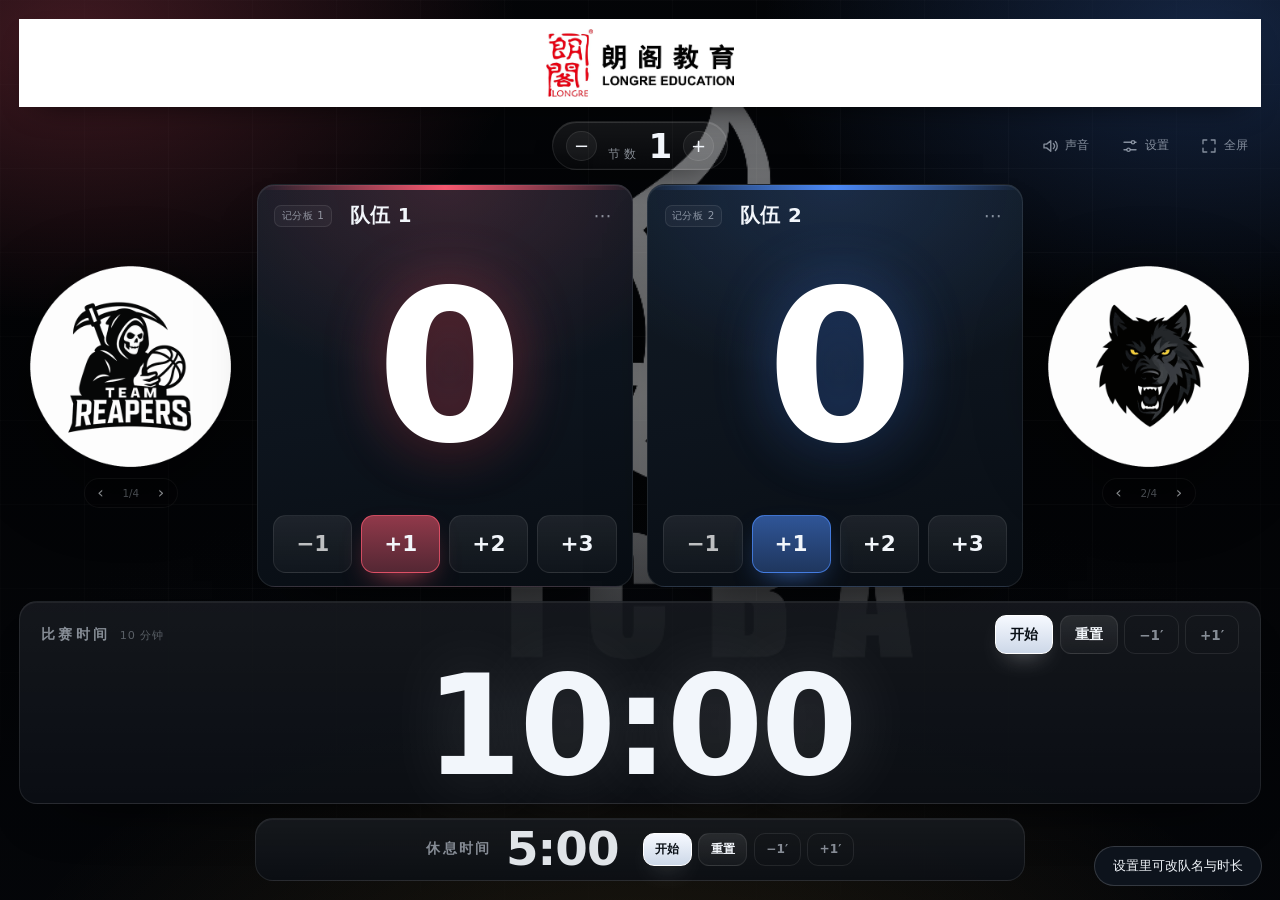
<file: index.html>
<!doctype html>
<html lang="zh-CN">
<head>
<meta charset="utf-8">
<meta name="viewport" content="width=device-width, initial-scale=1, viewport-fit=cover">
<title>ICBA 记分板</title>
<meta name="description" content="ICBA 比赛记分板：固定位置队标切换、比赛/休息倒计时、双方自由加减计分。">
<meta name="theme-color" content="#05070b">
<meta name="apple-mobile-web-app-capable" content="yes">
<link rel="icon" href="data:image/svg+xml,%3Csvg xmlns='http://www.w3.org/2000/svg' viewBox='0 0 64 64'%3E%3Crect width='64' height='64' rx='14' fill='%230b121b'/%3E%3Ccircle cx='32' cy='32' r='18' fill='none' stroke='%23ffc247' stroke-width='4'/%3E%3Cpath d='M32 14v36M14 32h36' stroke='%23ffc247' stroke-width='3'/%3E%3C/svg%3E">
<link rel="stylesheet" href="styles.css?v=20261104f">
</head>
<body>

<div class="bg-board" aria-hidden="true"></div>
<div class="fx" aria-hidden="true"></div>
<div class="flash" id="flash" aria-hidden="true"></div>

<!-- ===================== 顶部：朗阁横幅 / 节数 / 工具 ===================== -->
<header class="brandbar">
  <img class="brandbar__logo" src="[data-uri]" alt="朗阁教育 LONGRE EDUCATION" width="878" height="320" draggable="false">
</header>

<header class="hud">
  <div class="period" aria-label="节数">
    <button class="period__btn" data-act="period-down" aria-label="节数减一" title="节数 −1（↓）">−</button>
    <div class="period__body">
      <span class="period__label">节数</span>
      <strong class="period__value" id="periodValue">1</strong>
    </div>
    <button class="period__btn" data-act="period-up" aria-label="节数加一" title="节数 +1（↑）">+</button>
  </div>

  <div class="hud__tools">
    <button class="tool" data-act="sound" id="btnSound" aria-pressed="true" title="提示音开关">
      <svg viewBox="0 0 24 24" fill="none" stroke="currentColor" stroke-width="1.8" stroke-linecap="round" stroke-linejoin="round" aria-hidden="true">
        <path d="M4 9.5v5h3.5L13 19V5L7.5 9.5H4z"/><path d="M16.5 8.6a5 5 0 0 1 0 6.8"/><path d="M19.2 6a8.5 8.5 0 0 1 0 12"/>
      </svg>
      <span class="tool__label">声音</span>
    </button>
    <button class="tool" data-act="settings" title="设置">
      <svg viewBox="0 0 24 24" fill="none" stroke="currentColor" stroke-width="1.8" stroke-linecap="round" stroke-linejoin="round" aria-hidden="true">
        <path d="M4 7h9M19 7h1M4 17h3M13 17h7"/><circle cx="16" cy="7" r="2.2"/><circle cx="10" cy="17" r="2.2"/>
      </svg>
      <span class="tool__label">设置</span>
    </button>
    <button class="tool" data-act="fullscreen" title="全屏">
      <svg viewBox="0 0 24 24" fill="none" stroke="currentColor" stroke-width="1.8" stroke-linecap="round" stroke-linejoin="round" aria-hidden="true">
        <path d="M4 9V4h5M20 9V4h-5M4 15v5h5M20 15v5h-5"/>
      </svg>
      <span class="tool__label">全屏</span>
    </button>
  </div>
</header>

<!-- ===================== 主区：队标1 · 记分板1 · 记分板2 · 队标2 ===================== -->
<main class="board">

  <div class="logo-slot" id="logoSlot0" data-slot="0" role="button" tabindex="0"
       aria-label="队标 1：点击更换图片">
    <div class="logo-slot__frame">
      <img class="logo-slot__img" id="logoImg0" alt="队标 1" decoding="async" hidden>
      <div class="logo-slot__placeholder" id="logoPh0">
        <svg viewBox="0 0 24 24" fill="none" stroke="currentColor" stroke-width="1.6" stroke-linecap="round" stroke-linejoin="round" aria-hidden="true">
          <rect x="3" y="4" width="18" height="16" rx="3"/><circle cx="9" cy="10" r="2"/><path d="M4 18l5.2-4.6a2 2 0 0 1 2.7.1L21 20"/>
        </svg>
        <span>添加队标</span>
      </div>
    </div>
    <div class="logo-slot__bar" id="logoBar0" hidden>
      <button class="logo-slot__arrow" data-act="logo-prev" data-slot="0" aria-label="上一个队标">‹</button>
      <span class="logo-slot__count" id="logoCount0">0/0</span>
      <button class="logo-slot__arrow" data-act="logo-next" data-slot="0" aria-label="下一个队标">›</button>
    </div>
  </div>

  <section class="panel" id="panel0" data-team="0">
    <header class="panel__head">
      <span class="panel__tag">记分板 1</span>
      <input class="panel__name" id="nameInput0" type="text" value="队伍 1" maxlength="20"
             aria-label="队伍 1 名称" spellcheck="false" autocomplete="off">
      <button class="panel__more" data-act="menu" data-team="0" aria-label="更多操作" aria-haspopup="true">⋯</button>
    </header>
    <div class="panel__score" id="score0" data-act="edit-score" data-team="0"
         role="spinbutton" aria-label="队伍 1 比分" tabindex="-1" title="双击可直接输入比分">0</div>
    <div class="panel__actions">
      <button class="chip" data-act="score" data-team="0" data-delta="-1" aria-label="队伍 1 减一分">−1</button>
      <button class="chip chip--main" data-act="score" data-team="0" data-delta="1" aria-label="队伍 1 加一分">+1</button>
      <button class="chip" data-act="score" data-team="0" data-delta="2" aria-label="队伍 1 加两分">+2</button>
      <button class="chip" data-act="score" data-team="0" data-delta="3" aria-label="队伍 1 加三分">+3</button>
    </div>
    <div class="panel__menu" id="menu0" hidden>
      <button data-act="undo" data-team="0">撤销上一步</button>
      <button data-act="edit-score" data-team="0">直接输入比分</button>
      <button data-act="reset-score" data-team="0">比分归零</button>
      <button data-act="pick-logo" data-team="0">更换队标</button>
    </div>
  </section>

  <section class="panel" id="panel1" data-team="1">
    <header class="panel__head">
      <span class="panel__tag">记分板 2</span>
      <input class="panel__name" id="nameInput1" type="text" value="队伍 2" maxlength="20"
             aria-label="队伍 2 名称" spellcheck="false" autocomplete="off">
      <button class="panel__more" data-act="menu" data-team="1" aria-label="更多操作" aria-haspopup="true">⋯</button>
    </header>
    <div class="panel__score" id="score1" data-act="edit-score" data-team="1"
         role="spinbutton" aria-label="队伍 2 比分" tabindex="-1" title="双击可直接输入比分">0</div>
    <div class="panel__actions">
      <button class="chip" data-act="score" data-team="1" data-delta="-1" aria-label="队伍 2 减一分">−1</button>
      <button class="chip chip--main" data-act="score" data-team="1" data-delta="1" aria-label="队伍 2 加一分">+1</button>
      <button class="chip" data-act="score" data-team="1" data-delta="2" aria-label="队伍 2 加两分">+2</button>
      <button class="chip" data-act="score" data-team="1" data-delta="3" aria-label="队伍 2 加三分">+3</button>
    </div>
    <div class="panel__menu" id="menu1" hidden>
      <button data-act="undo" data-team="1">撤销上一步</button>
      <button data-act="edit-score" data-team="1">直接输入比分</button>
      <button data-act="reset-score" data-team="1">比分归零</button>
      <button data-act="pick-logo" data-team="1">更换队标</button>
    </div>
  </section>

  <div class="logo-slot" id="logoSlot1" data-slot="1" role="button" tabindex="0"
       aria-label="队标 2：点击更换图片">
    <div class="logo-slot__frame">
      <img class="logo-slot__img" id="logoImg1" alt="队标 2" decoding="async" hidden>
      <div class="logo-slot__placeholder" id="logoPh1">
        <svg viewBox="0 0 24 24" fill="none" stroke="currentColor" stroke-width="1.6" stroke-linecap="round" stroke-linejoin="round" aria-hidden="true">
          <rect x="3" y="4" width="18" height="16" rx="3"/><circle cx="9" cy="10" r="2"/><path d="M4 18l5.2-4.6a2 2 0 0 1 2.7.1L21 20"/>
        </svg>
        <span>添加队标</span>
      </div>
    </div>
    <div class="logo-slot__bar" id="logoBar1" hidden>
      <button class="logo-slot__arrow" data-act="logo-prev" data-slot="1" aria-label="上一个队标">‹</button>
      <span class="logo-slot__count" id="logoCount1">0/0</span>
      <button class="logo-slot__arrow" data-act="logo-next" data-slot="1" aria-label="下一个队标">›</button>
    </div>
  </div>

</main>

<!-- ===================== 底部：比赛倒计时 / 休息倒计时 ===================== -->
<footer class="clocks">

  <section class="clock clock--game" id="clockGame" aria-label="比赛时间倒计时">
    <div class="clock__head">
      <div class="clock__title">
        <span class="clock__label">比赛时间</span>
        <span class="clock__sub" id="gameSub">10 分钟</span>
      </div>
      <div class="clock__controls">
        <button class="btn btn--primary" data-act="game-toggle" id="gameToggle">开始</button>
        <button class="btn" data-act="game-reset">重置</button>
        <button class="btn btn--ghost" data-act="game-minus" title="减少一分钟">−1′</button>
        <button class="btn btn--ghost" data-act="game-plus" title="增加一分钟">+1′</button>
      </div>
    </div>
    <div class="clock__time" id="gameTime">10:00</div>
  </section>

  <section class="clock clock--break" id="clockBreak" aria-label="休息时间倒计时">
    <div class="clock__inline">
      <span class="clock__label">休息时间</span>
      <div class="clock__time" id="breakTime">05:00</div>
      <div class="clock__controls">
        <button class="btn btn--primary btn--sm" data-act="break-toggle" id="breakToggle">开始</button>
        <button class="btn btn--sm" data-act="break-reset">重置</button>
        <button class="btn btn--ghost btn--sm" data-act="break-minus" title="减少一分钟">−1′</button>
        <button class="btn btn--ghost btn--sm" data-act="break-plus" title="增加一分钟">+1′</button>
      </div>
    </div>
  </section>

</footer>

<!-- ===================== 队标图库 ===================== -->
<div class="modal" id="modalLibrary" role="dialog" aria-modal="true" aria-labelledby="libraryTitle" hidden>
  <div class="modal__mask" data-act="close-modal"></div>
  <div class="modal__card modal__card--wide">
    <header class="modal__head">
      <h2 id="libraryTitle">队标图片 · 队伍 1</h2>
      <button class="modal__close" data-act="close-modal" aria-label="关闭">✕</button>
    </header>

    <div class="dropzone" id="dropzone">
      <svg viewBox="0 0 24 24" fill="none" stroke="currentColor" stroke-width="1.6" stroke-linecap="round" stroke-linejoin="round" aria-hidden="true">
        <path d="M12 16V4M7 9l5-5 5 5"/><path d="M4 16v2.5A2.5 2.5 0 0 0 6.5 21h11A2.5 2.5 0 0 0 20 18.5V16"/>
      </svg>
      <p><strong>点击上传</strong>或把图片拖到这里</p>
      <small>支持 PNG / JPG / SVG / WebP，会自动压缩到 480px 再保存在本机</small>
      <input type="file" id="fileInput" accept="image/*" multiple hidden>
    </div>

    <div class="library" id="libraryGrid"></div>

    <footer class="modal__foot">
      <span class="modal__hint">点击缩略图即可切换；也可以用队标下方的 ‹ › 箭头快速轮换。</span>
      <button class="btn" data-act="close-modal">完成</button>
    </footer>
  </div>
</div>

<!-- ===================== 设置 ===================== -->
<div class="modal" id="modalSettings" role="dialog" aria-modal="true" aria-labelledby="settingsTitle" hidden>
  <div class="modal__mask" data-act="close-modal"></div>
  <div class="modal__card">
    <header class="modal__head">
      <h2 id="settingsTitle">设置</h2>
      <button class="modal__close" data-act="close-modal" aria-label="关闭">✕</button>
    </header>

    <div class="form">
      <fieldset class="form__group">
        <legend>队伍</legend>
        <label class="form__row">
          <span>记分板 1 名称</span>
          <input type="text" id="setName0" maxlength="20" autocomplete="off">
        </label>
        <label class="form__row">
          <span>记分板 1 颜色</span>
          <input type="color" id="setColor0">
        </label>
        <label class="form__row">
          <span>记分板 2 名称</span>
          <input type="text" id="setName1" maxlength="20" autocomplete="off">
        </label>
        <label class="form__row">
          <span>记分板 2 颜色</span>
          <input type="color" id="setColor1">
        </label>
      </fieldset>

      <fieldset class="form__group">
        <legend>计时</legend>
        <label class="form__row">
          <span>比赛时间（分钟）</span>
          <input type="number" id="setGameMin" min="1" max="180" step="1" inputmode="numeric">
        </label>
        <label class="form__row">
          <span>休息时间（分钟）</span>
          <input type="number" id="setBreakMin" min="1" max="180" step="1" inputmode="numeric">
        </label>
        <label class="form__row form__row--switch">
          <span>计时结束提示音</span>
          <input type="checkbox" id="setSound">
        </label>
      </fieldset>
    </div>

    <footer class="modal__foot">
      <button class="btn btn--danger" data-act="reset-all">恢复初始状态</button>
      <div class="modal__foot-right">
        <button class="btn" data-act="close-modal">取消</button>
        <button class="btn btn--primary" data-act="save-settings">保存</button>
      </div>
    </footer>
  </div>
</div>

<!-- ===================== 直接输入比分 ===================== -->
<div class="modal" id="modalScore" role="dialog" aria-modal="true" aria-labelledby="scoreTitle" hidden>
  <div class="modal__mask" data-act="close-modal"></div>
  <div class="modal__card modal__card--narrow">
    <header class="modal__head">
      <h2 id="scoreTitle">输入比分</h2>
      <button class="modal__close" data-act="close-modal" aria-label="关闭">✕</button>
    </header>
    <div class="score-editor">
      <input type="number" id="scoreInput" min="0" max="9999" step="1" inputmode="numeric" aria-label="比分">
    </div>
    <footer class="modal__foot">
      <button class="btn" data-act="close-modal">取消</button>
      <button class="btn btn--primary" data-act="apply-score">确定</button>
    </footer>
  </div>
</div>

<div class="toast" id="toast" role="status" aria-live="polite"></div>

<noscript><p class="noscript">这个记分板需要启用 JavaScript 才能运行。</p></noscript>

<script src="app.js?v=20261104f"></script>
</body>
</html>
</file>
<file: styles.css>
/* ==========================================================================
   ICBA 记分板 · 场馆大屏样式
   布局对应样本线框图：顶部节数 / 中间 队标1·记分板1·记分板2·队标2 /
   底部 比赛倒计时（10 分钟）+ 休息倒计时（5 分钟）
   ========================================================================== */

:root{
  --bg: #05070b;
  --panel: #0d141d;
  --panel-2: #121b25;
  --line: rgba(255, 255, 255, .085);
  --line-strong: rgba(255, 255, 255, .16);
  --text: #f2f6fb;
  --muted: rgba(226, 236, 248, .56);
  --muted-2: rgba(226, 236, 248, .34);
  --t1: #ff5a72;
  --t2: #4d8dff;
  --gold: #ffc247;
  --danger: #ff4d5e;
  --pad: clamp(12px, 1.5vw, 30px);
  --gap: clamp(8px, 1.1vw, 22px);
  --radius: clamp(14px, 1.4vw, 28px);
  --font: "PingFang SC", "Hiragino Sans GB", "Microsoft YaHei", "Noto Sans SC",
          system-ui, -apple-system, "Segoe UI", sans-serif;
  color-scheme: dark;
}

*{ box-sizing: border-box; }

[hidden]{ display: none !important; }

html, body{ height: 100%; }

body{
  margin: 0;
  padding: var(--pad);
  display: grid;
  grid-template-rows: auto auto minmax(0, 1fr) auto;
  grid-template-areas: "brand" "hud" "board" "clocks";
  gap: var(--gap);
  overflow: hidden;
  background: var(--bg);
  color: var(--text);
  font-family: var(--font);
  -webkit-font-smoothing: antialiased;
  -webkit-tap-highlight-color: transparent;
  user-select: none;
  overscroll-behavior: none;
}

/* 背景板：整页最底层 */
.bg-board{
  position: fixed;
  inset: 0;
  z-index: 0;
  pointer-events: none;
  /* 整页背景 = ICBA 那张图；上面压一层暗色渐变，保证比分和计时仍然清晰 */
  background:
    /* 顶部再压一点，保证“比赛时间”那排大字不被图案吃掉 */
    radial-gradient(64% 24% at 50% 72%, rgba(5, 7, 11, .58), rgba(5, 7, 11, 0) 76%),
    linear-gradient(180deg, rgba(5, 7, 11, .66) 0%, rgba(5, 7, 11, .50) 44%, rgba(5, 7, 11, .78) 100%),
    #05070b url("[data-uri]") center 42% / cover no-repeat;
}

/* 背景光晕 */
.fx{
  position: fixed;
  inset: 0;
  pointer-events: none;
  z-index: 0;
  background:
    radial-gradient(48% 44% at 6% 4%, color-mix(in srgb, var(--t1) 24%, transparent), transparent 72%),
    radial-gradient(48% 44% at 94% 4%, color-mix(in srgb, var(--t2) 24%, transparent), transparent 72%),
    radial-gradient(70% 50% at 50% 112%, color-mix(in srgb, var(--gold) 10%, transparent), transparent 72%);
}
.fx::after{
  content: "";
  position: absolute;
  inset: 0;
  background-image:
    linear-gradient(rgba(255, 255, 255, .028) 1px, transparent 1px),
    linear-gradient(90deg, rgba(255, 255, 255, .028) 1px, transparent 1px);
  background-size: 84px 84px;
  mask-image: radial-gradient(80% 70% at 50% 40%, #000 40%, transparent 100%);
}

/* 终场提示闪屏 */
.flash{
  position: fixed;
  inset: 0;
  z-index: 40;
  pointer-events: none;
  opacity: 0;
  background: radial-gradient(circle at 50% 50%, rgba(255, 77, 94, .32), transparent 62%);
  transition: opacity .5s ease;
}
.flash.is-on{ opacity: 1; transition: opacity .08s ease; }

/* ============================== 顶部 Logo ============================== */
.brandbar{
  grid-area: brand;
  position: relative;
  z-index: 2;
  display: grid;
  place-items: center;
  min-height: 0;
  padding: clamp(5px, 1.1vh, 12px) 0;
  background: #fff;
  box-shadow: 0 12px 34px -20px #000;
}
.brandbar__logo{
  display: block;
  height: clamp(44px, 7.6vh, 88px);
  width: auto;
  filter: none;
  -webkit-user-drag: none;
  user-select: none;
}

/* ============================== 顶部 HUD ============================== */
.hud{
  grid-area: hud;
  position: relative;
  z-index: 2;
  display: grid;
  grid-template-columns: 1fr auto 1fr;
  align-items: center;
  gap: var(--gap);
  min-height: 0;
}

.period{
  grid-column: 2;
  justify-self: center;
  display: flex;
  align-items: center;
  gap: clamp(6px, .6vw, 12px);
  padding: clamp(5px, .7vh, 10px) clamp(10px, 1vw, 16px);
  border: 1px solid var(--line);
  border-radius: 999px;
  background: linear-gradient(180deg, rgba(255, 255, 255, .07), rgba(255, 255, 255, .02));
  box-shadow: inset 0 1px 0 rgba(255, 255, 255, .12), 0 14px 34px -18px #000;
}
.period__btn{
  width: clamp(28px, 3.4vh, 42px);
  height: clamp(28px, 3.4vh, 42px);
  display: grid;
  place-items: center;
  border: 1px solid var(--line);
  border-radius: 50%;
  background: rgba(255, 255, 255, .05);
  color: var(--text);
  font: inherit;
  font-size: clamp(16px, 2vh, 24px);
  line-height: 1;
  cursor: pointer;
  transition: background .15s, transform .12s, border-color .15s;
}
.period__btn:hover{ background: rgba(255, 255, 255, .13); border-color: var(--line-strong); }
.period__btn:active{ transform: scale(.92); }
.period__body{ display: flex; align-items: baseline; gap: clamp(6px, .7vw, 12px); padding: 0 clamp(2px, .3vw, 6px); }
.period__label{ font-size: clamp(11px, 1.35vh, 17px); letter-spacing: .3em; color: var(--muted); }
.period__value{
  font-size: clamp(24px, 3.8vh, 52px);
  font-weight: 800;
  line-height: 1;
  font-variant-numeric: tabular-nums;
  letter-spacing: -.02em;
}

/* 工具按钮 */
.hud__tools{ display: flex; justify-content: flex-end; gap: clamp(4px, .5vw, 8px); }
.tool{
  display: inline-flex;
  align-items: center;
  gap: 6px;
  height: clamp(34px, 4.2vh, 50px);
  padding: 0 clamp(8px, .9vw, 14px);
  border: 1px solid transparent;
  border-radius: 12px;
  background: transparent;
  color: var(--muted);
  font: inherit;
  font-size: clamp(11px, 1.35vh, 15px);
  cursor: pointer;
  transition: background .15s, color .15s, border-color .15s, transform .12s;
}
.tool svg{ width: clamp(16px, 2vh, 22px); height: clamp(16px, 2vh, 22px); flex: none; }
.tool:hover{ background: rgba(255, 255, 255, .07); color: var(--text); border-color: var(--line); }
.tool:active{ transform: scale(.96); }
.tool[aria-pressed="false"]{ color: var(--muted-2); }
.tool[aria-pressed="false"] svg{ opacity: .5; }
.tool.is-active{ color: var(--gold); background: rgba(255, 194, 71, .12); border-color: rgba(255, 194, 71, .3); }

/* ============================== 主区 ============================== */
.board{
  grid-area: board;
  position: relative;
  z-index: 2;
  display: grid;
  grid-template-columns: clamp(140px, 18%, 300px) minmax(0, 1fr) minmax(0, 1fr) clamp(140px, 18%, 300px);
  gap: var(--gap);
  min-height: 0;
}

/* ---------------------------- 队标（固定位置） ---------------------------- */
.logo-slot{
  container-type: size;
  display: flex;
  flex-direction: column;
  align-items: center;
  justify-content: center;
  gap: clamp(6px, .9vh, 14px);
  min-width: 0;
  min-height: 0;
  padding: clamp(6px, .8vh, 14px);
  border-radius: var(--radius);
  background: linear-gradient(165deg, rgba(255, 255, 255, .045), rgba(255, 255, 255, .008));
  border: 1px solid var(--line);
  cursor: pointer;
  outline: none;
  transition: border-color .2s, background .2s, transform .2s;
}
.logo-slot:hover{ border-color: var(--line-strong); background: rgba(255, 255, 255, .06); }
.logo-slot:focus-visible{ box-shadow: 0 0 0 2px var(--gold); }
.logo-slot.has-logo{ background: transparent; border-color: transparent; }
.logo-slot.has-logo:hover{ border-color: var(--line); }

.logo-slot__frame{
  position: relative;
  width: min(100%, calc(100cqh - 46px));
  aspect-ratio: 1;
  display: grid;
  place-items: center;
  min-height: 0;
  min-width: 0;
}
.logo-slot__img{
  max-width: 100%;
  max-height: 100%;
  object-fit: contain;
  /* 内置队标已抠图透明；仍给上传的方图留圆角，避免像贴进去的一张照片 */
  border-radius: clamp(10px, 1.7vh, 22px);
  filter: drop-shadow(0 18px 34px rgba(0, 0, 0, .55));
  animation: logoIn .32s cubic-bezier(.2, .9, .3, 1.2) both;
}
@keyframes logoIn{ from{ opacity: 0; transform: scale(.92); } to{ opacity: 1; transform: none; } }

.logo-slot__placeholder{
  width: 100%;
  height: 100%;
  display: grid;
  place-content: center;
  justify-items: center;
  gap: 8px;
  border: 1.5px dashed rgba(255, 255, 255, .18);
  border-radius: calc(var(--radius) - 4px);
  color: var(--muted-2);
  font-size: clamp(10px, 1.25vh, 14px);
  letter-spacing: .1em;
  transition: border-color .2s, color .2s;
}
.logo-slot__placeholder svg{ width: clamp(20px, 3vh, 34px); height: clamp(20px, 3vh, 34px); }
.logo-slot:hover .logo-slot__placeholder{ border-color: var(--line-strong); color: var(--muted); }

.logo-slot__bar{
  display: flex;
  align-items: center;
  gap: clamp(4px, .4vw, 8px);
  padding: 2px 4px;
  border-radius: 999px;
  background: rgba(0, 0, 0, .35);
  border: 1px solid var(--line);
  opacity: .55;
  transition: opacity .2s;
}
.logo-slot:hover .logo-slot__bar{ opacity: 1; }
.logo-slot__arrow{
  width: clamp(22px, 2.6vh, 30px);
  height: clamp(22px, 2.6vh, 30px);
  display: grid;
  place-items: center;
  border: 0;
  border-radius: 50%;
  background: transparent;
  color: var(--text);
  font: inherit;
  font-size: clamp(14px, 1.8vh, 20px);
  line-height: 1;
  cursor: pointer;
  transition: background .15s;
}
.logo-slot__arrow:hover{ background: rgba(255, 255, 255, .16); }
.logo-slot__count{
  font-size: clamp(9px, 1.15vh, 13px);
  font-variant-numeric: tabular-nums;
  color: var(--muted);
  min-width: 2.6em;
  text-align: center;
}

/* ----------------------------- 记分板 ----------------------------- */
.panel{
  position: relative;
  display: grid;
  grid-template-rows: auto minmax(0, 1fr) auto;
  min-width: 0;
  min-height: 0;
  border-radius: var(--radius);
  border: 1px solid var(--line);
  background:
    radial-gradient(120% 80% at 50% 0%, color-mix(in srgb, var(--team) 16%, transparent), transparent 62%),
    linear-gradient(170deg, var(--panel-2), var(--panel) 55%, #080d13);
  box-shadow: inset 0 1px 0 rgba(255, 255, 255, .07), 0 34px 70px -40px #000;
  overflow: hidden;
  --team: var(--t1);
}
.panel::before{
  content: "";
  position: absolute;
  inset: 0 0 auto 0;
  height: 5px;
  background: linear-gradient(90deg, transparent, var(--team), transparent);
  opacity: .95;
}

.panel__head{
  display: flex;
  align-items: center;
  gap: clamp(6px, .7vw, 12px);
  padding: clamp(10px, 1.6vh, 20px) clamp(12px, 1.3vw, 24px) 0;
  min-width: 0;
}
.panel__tag{
  flex: none;
  padding: .3em .6em;
  border-radius: 7px;
  border: 1px solid var(--line);
  background: rgba(255, 255, 255, .04);
  color: var(--muted);
  font-size: clamp(9px, 1.15vh, 13px);
  letter-spacing: .06em;
  white-space: nowrap;
}
.panel__name{
  flex: 1;
  min-width: 0;
  padding: .18em .4em;
  border: 1px solid transparent;
  border-radius: 8px;
  background: transparent;
  color: var(--text);
  font: inherit;
  font-size: clamp(14px, 2.2vh, 30px);
  font-weight: 700;
  letter-spacing: .02em;
  transition: border-color .15s, background .15s;
}
.panel__name:hover{ border-color: var(--line); }
.panel__name:focus{ outline: none; border-color: color-mix(in srgb, var(--team) 70%, transparent); background: rgba(0, 0, 0, .3); }
.panel__name::placeholder{ color: var(--muted-2); }

.panel__more{
  flex: none;
  width: clamp(26px, 3.2vh, 38px);
  height: clamp(26px, 3.2vh, 38px);
  display: grid;
  place-items: center;
  border: 1px solid transparent;
  border-radius: 9px;
  background: transparent;
  color: var(--muted);
  font: inherit;
  font-size: clamp(16px, 2vh, 22px);
  line-height: 1;
  cursor: pointer;
  transition: background .15s, color .15s;
}
.panel__more:hover{ background: rgba(255, 255, 255, .08); color: var(--text); }

.panel__score{
  display: grid;
  place-items: center;
  min-height: 0;
  padding: 0 clamp(6px, 1vw, 18px);
  font-size: clamp(80px, min(31vh, 16.5vw), 330px);
  font-weight: 800;
  line-height: .84;
  letter-spacing: -.045em;
  font-variant-numeric: tabular-nums;
  color: #fff;
  text-shadow:
    0 0 60px color-mix(in srgb, var(--team) 42%, transparent),
    0 10px 40px rgba(0, 0, 0, .5);
  transition: transform .12s;
}
.panel__score[data-digits="3"]{ font-size: clamp(64px, min(25vh, 13.5vw), 265px); }
.panel__score[data-digits="4"]{ font-size: clamp(52px, min(19vh, 10.5vw), 200px); }
.panel__score.is-pop{ animation: pop .28s cubic-bezier(.2, .9, .3, 1.4); }
@keyframes pop{ 0%{ transform: scale(1); } 40%{ transform: scale(1.09); } 100%{ transform: scale(1); } }

.panel__actions{
  display: grid;
  grid-template-columns: repeat(4, minmax(0, 1fr));
  gap: clamp(5px, .7vw, 12px);
  padding: clamp(8px, 1.2vh, 16px) clamp(10px, 1.2vw, 22px) clamp(10px, 1.5vh, 20px);
}

.chip{
  position: relative;
  min-width: 0;
  height: clamp(42px, 6.4vh, 82px);
  border: 1px solid var(--line);
  border-radius: clamp(10px, 1vw, 18px);
  background: linear-gradient(180deg, rgba(255, 255, 255, .08), rgba(255, 255, 255, .03));
  color: var(--text);
  font: inherit;
  font-size: clamp(15px, 2.4vh, 32px);
  font-weight: 700;
  font-variant-numeric: tabular-nums;
  cursor: pointer;
  transition: transform .1s, background .15s, border-color .15s, box-shadow .15s;
}
.chip:hover{ background: rgba(255, 255, 255, .13); border-color: var(--line-strong); }
.chip:active{ transform: scale(.95); }
.chip--main{
  background: linear-gradient(180deg, color-mix(in srgb, var(--team) 55%, #0b1119), color-mix(in srgb, var(--team) 30%, #0b1119));
  border-color: color-mix(in srgb, var(--team) 70%, transparent);
  box-shadow: 0 12px 30px -14px color-mix(in srgb, var(--team) 80%, transparent);
}
.chip--main:hover{ background: color-mix(in srgb, var(--team) 70%, #0b1119); }
.chip[data-delta="-1"]{ color: rgba(255, 255, 255, .72); }

/* 记分板菜单 */
.panel__menu{
  position: absolute;
  right: clamp(10px, 1.2vw, 22px);
  bottom: clamp(58px, 8.4vh, 108px);
  z-index: 5;
  display: grid;
  min-width: 168px;
  padding: 6px;
  border-radius: 14px;
  border: 1px solid var(--line-strong);
  background: #121a24;
  box-shadow: 0 30px 60px -20px #000;
  animation: menuIn .12s ease both;
}
.panel__menu[hidden]{ display: none; }
@keyframes menuIn{ from{ opacity: 0; transform: translateY(6px); } to{ opacity: 1; transform: none; } }
.panel__menu button{
  padding: 9px 12px;
  border: 0;
  border-radius: 9px;
  background: transparent;
  color: var(--text);
  font: inherit;
  font-size: clamp(12px, 1.6vh, 16px);
  text-align: left;
  cursor: pointer;
}
.panel__menu button:hover{ background: rgba(255, 255, 255, .09); }

/* ============================== 计时器 ============================== */
.clocks{
  grid-area: clocks;
  position: relative;
  z-index: 2;
  display: grid;
  justify-items: center;
  gap: var(--gap);
  min-height: 0;
}

.clock{
  position: relative;
  border-radius: var(--radius);
  border: 1px solid var(--line);
  /* 底色做实一点：否则整页背景图的大字会从计时卡里透上来，和比分数字打架 */
  background:
    linear-gradient(180deg, rgba(255, 255, 255, .05), rgba(255, 255, 255, .012)),
    rgba(9, 13, 19, .84);
  box-shadow: inset 0 1px 0 rgba(255, 255, 255, .06), 0 30px 60px -40px #000;
}
.clock--game{ width: 100%; padding: clamp(10px, 1.4vh, 18px) clamp(14px, 1.6vw, 28px) clamp(8px, 1.2vh, 16px); }
.clock--break{ width: min(100%, 62%); padding: clamp(6px, .9vh, 12px) clamp(12px, 1.4vw, 24px); }

.clock__head{ display: flex; align-items: center; justify-content: space-between; gap: var(--gap); }
.clock__title{ display: flex; align-items: baseline; gap: clamp(6px, .7vw, 12px); min-width: 0; }
.clock__label{
  font-size: clamp(11px, 1.5vh, 18px);
  font-weight: 600;
  letter-spacing: .26em;
  color: var(--muted);
  white-space: nowrap;
}
.clock__sub{
  font-size: clamp(10px, 1.25vh, 14px);
  letter-spacing: .08em;
  color: var(--muted-2);
  white-space: nowrap;
}

.clock__time{
  font-variant-numeric: tabular-nums;
  font-weight: 700;
  letter-spacing: -.02em;
  line-height: .95;
  text-align: center;
  transition: color .2s, text-shadow .2s;
}
.clock--game .clock__time{
  margin-top: clamp(2px, .6vh, 8px);
  font-size: clamp(56px, 15.5vh, 210px);
  text-shadow: 0 0 70px rgba(255, 255, 255, .16);
}
.clock--break .clock__inline{ display: flex; align-items: center; gap: clamp(8px, 1.1vw, 20px); justify-content: center; }
.clock--break .clock__time{
  font-size: clamp(26px, 5.2vh, 66px);
  color: rgba(242, 246, 251, .92);
}
.clock--break .clock__label{ letter-spacing: .18em; }
.clock--break .clock__inline .clock__controls{ margin-left: clamp(4px, .8vw, 12px); }

.clock__controls{ display: flex; align-items: center; gap: clamp(4px, .5vw, 8px); flex: none; }

/* 倒计时状态 */
.clock.is-running .clock__time{ color: #fff; }
.clock--game.is-running .clock__time{ text-shadow: 0 0 90px rgba(255, 255, 255, .28); }
.clock.is-warn .clock__time{ color: var(--gold); text-shadow: 0 0 70px rgba(255, 194, 71, .55); }
.clock.is-critical .clock__time{ color: var(--danger); text-shadow: 0 0 80px rgba(255, 77, 94, .7); animation: beat 1s ease-in-out infinite; }
.clock.is-ended .clock__time{ color: var(--danger); animation: beat .8s ease-in-out infinite; }
@keyframes beat{ 0%, 100%{ opacity: 1; } 50%{ opacity: .45; } }

.clock.is-soft { border-color: color-mix(in srgb, var(--gold) 34%, var(--line)); }
.clock.is-soft .clock__label::after{
  content: "●";
  margin-left: .5em;
  color: var(--gold);
  animation: beat 1.4s ease-in-out infinite;
}

/* 按钮 */
.btn{
  height: clamp(32px, 4.4vh, 52px);
  padding: 0 clamp(10px, 1.1vw, 18px);
  border: 1px solid var(--line);
  border-radius: 11px;
  background: linear-gradient(180deg, rgba(255, 255, 255, .09), rgba(255, 255, 255, .03));
  color: var(--text);
  font: inherit;
  font-size: clamp(12px, 1.5vh, 17px);
  font-weight: 600;
  white-space: nowrap;
  cursor: pointer;
  transition: transform .1s, background .15s, border-color .15s, color .15s;
}
.btn:hover{ background: rgba(255, 255, 255, .15); border-color: var(--line-strong); }
.btn:active{ transform: scale(.96); }
.btn--primary{
  background: linear-gradient(180deg, #f6f9ff, #cdd8e8);
  border-color: #fff;
  color: #0a1017;
  font-weight: 800;
  box-shadow: 0 10px 26px -14px rgba(255, 255, 255, .8);
}
.btn--primary:hover{ background: #fff; }
.btn--primary.is-running{ background: linear-gradient(180deg, #ffd06a, #f0a32a); border-color: #ffd98a; color: #241703; }
.btn--ghost{ background: transparent; color: var(--muted); }
.btn--ghost:hover{ color: var(--text); }
.btn--sm{ height: clamp(28px, 3.6vh, 42px); font-size: clamp(11px, 1.35vh, 15px); padding: 0 clamp(8px, .9vw, 14px); }
.btn--danger{ border-color: rgba(255, 77, 94, .4); color: #ff8a95; background: rgba(255, 77, 94, .1); }
.btn--danger:hover{ background: rgba(255, 77, 94, .2); }

@media (max-width: 900px){
  .toast{ left: 50%; right: auto; bottom: 12px; transform: translate(-50%, 14px); }
  .toast.is-on{ transform: translate(-50%, 0); }
}

/* ============================== 弹窗 ============================== */
.modal{ position: fixed; inset: 0; z-index: 60; display: grid; place-items: center; padding: var(--pad); }
.modal[hidden]{ display: none; }
.modal__mask{ position: absolute; inset: 0; background: rgba(3, 6, 10, .72); backdrop-filter: blur(6px); }
.modal__card{
  position: relative;
  width: min(560px, 100%);
  max-height: 100%;
  display: flex;
  flex-direction: column;
  overflow: auto;
  padding: clamp(14px, 2vh, 24px);
  border-radius: clamp(16px, 1.6vw, 24px);
  border: 1px solid var(--line-strong);
  background: linear-gradient(170deg, #141d28, #0b1118);
  box-shadow: 0 50px 100px -40px #000;
  animation: modalIn .18s ease both;
}
.modal__card--wide{ width: min(860px, 100%); }
.modal__card--narrow{ width: min(360px, 100%); }
@keyframes modalIn{ from{ opacity: 0; transform: translateY(10px) scale(.99); } to{ opacity: 1; transform: none; } }

.modal__head{ display: flex; align-items: center; justify-content: space-between; gap: 12px; margin-bottom: clamp(10px, 1.4vh, 18px); }
.modal__head h2{ margin: 0; font-size: clamp(15px, 2vh, 21px); font-weight: 700; letter-spacing: .02em; }
.modal__close{
  width: 32px; height: 32px;
  display: grid; place-items: center;
  border: 1px solid var(--line);
  border-radius: 9px;
  background: transparent;
  color: var(--muted);
  font: inherit; font-size: 15px;
  cursor: pointer;
  transition: background .15s, color .15s;
}
.modal__close:hover{ background: rgba(255, 255, 255, .1); color: var(--text); }
.modal__foot{
  display: flex; align-items: center; justify-content: space-between; gap: 12px;
  margin-top: clamp(12px, 1.6vh, 20px);
  padding-top: clamp(10px, 1.4vh, 16px);
  border-top: 1px solid var(--line);
}
.modal__foot-right{ display: flex; gap: 8px; }
.modal__hint{ color: var(--muted-2); font-size: 12px; line-height: 1.5; }

/* 上传区 */
.dropzone{
  display: grid;
  place-items: center;
  gap: 4px;
  padding: clamp(14px, 2.4vh, 26px);
  border: 1.5px dashed rgba(255, 255, 255, .2);
  border-radius: 16px;
  background: rgba(255, 255, 255, .025);
  color: var(--muted);
  text-align: center;
  cursor: pointer;
  transition: border-color .18s, background .18s, color .18s;
}
.dropzone:hover, .dropzone.is-drag{ border-color: var(--gold); background: rgba(255, 194, 71, .07); color: var(--text); }
.dropzone svg{ width: 26px; height: 26px; opacity: .8; }
.dropzone p{ margin: 0; font-size: 14px; }
.dropzone small{ color: var(--muted-2); font-size: 11.5px; line-height: 1.5; }

/* 图库 */
.library{
  display: grid;
  grid-template-columns: repeat(auto-fill, minmax(96px, 1fr));
  gap: 10px;
  margin-top: 14px;
}
.library__item{
  position: relative;
  display: grid;
  place-items: center;
  aspect-ratio: 1;
  padding: 8px;
  border: 1px solid var(--line);
  border-radius: 14px;
  background: rgba(255, 255, 255, .035);
  cursor: pointer;
  transition: border-color .15s, background .15s, transform .15s;
}
.library__item:hover{ border-color: var(--line-strong); background: rgba(255, 255, 255, .08); transform: translateY(-1px); }
.library__item img{ max-width: 100%; max-height: 100%; object-fit: contain; }
.library__item.is-current{ border-color: var(--gold); box-shadow: 0 0 0 1px var(--gold), 0 14px 30px -18px rgba(255, 194, 71, .9); }
.library__item.is-current::after{
  content: "使用中";
  position: absolute; left: 6px; bottom: 6px;
  padding: 1px 6px;
  border-radius: 6px;
  background: var(--gold);
  color: #241703;
  font-size: 10px; font-weight: 800;
}
.library__del{
  position: absolute; right: 5px; top: 5px;
  width: 22px; height: 22px;
  display: grid; place-items: center;
  border: 0; border-radius: 50%;
  background: rgba(0, 0, 0, .6);
  color: rgba(255, 255, 255, .7);
  font-size: 11px; line-height: 1;
  cursor: pointer;
  opacity: 0;
  transition: opacity .15s, background .15s;
}
.library__item:hover .library__del{ opacity: 1; }
.library__del:hover{ background: var(--danger); color: #fff; }
.library__badge{
  position: absolute; left: 6px; top: 6px;
  padding: 1px 6px;
  border-radius: 6px;
  background: rgba(255, 255, 255, .14);
  color: rgba(255, 255, 255, .8);
  font-size: 10px;
  letter-spacing: .04em;
}

/* 表单 */
.form{ display: grid; gap: 14px; }
.form__group{ margin: 0; padding: 12px 14px; border: 1px solid var(--line); border-radius: 14px; }
.form__group legend{ padding: 0 6px; color: var(--muted); font-size: 12px; letter-spacing: .16em; }
.form__row{
  display: flex; align-items: center; justify-content: space-between; gap: 14px;
  padding: 7px 0;
  font-size: 13.5px;
  color: rgba(242, 246, 251, .86);
}
.form__row + .form__row{ border-top: 1px solid rgba(255, 255, 255, .05); }
.form__row input[type="text"], .form__row input[type="number"]{
  width: 132px;
  height: 34px;
  padding: 0 10px;
  border: 1px solid var(--line);
  border-radius: 9px;
  background: rgba(0, 0, 0, .35);
  color: var(--text);
  font: inherit;
  font-size: 13.5px;
}
.form__row input:focus{ outline: none; border-color: var(--gold); }
.form__row input[type="color"]{
  width: 132px; height: 34px; padding: 3px;
  border: 1px solid var(--line-strong); border-radius: 9px;
  background: rgba(0, 0, 0, .35);
  cursor: pointer;
}
.form__row input[type="color"]::-webkit-color-swatch-wrapper{ padding: 0; }
.form__row input[type="color"]::-webkit-color-swatch{ border: 0; border-radius: 6px; }
.form__row--switch input{ width: auto; height: auto; accent-color: var(--gold); cursor: pointer; }

/* 比分输入 */
.score-editor{ display: grid; place-items: center; padding: 6px 0 4px; }
.score-editor input{
  width: 100%;
  height: clamp(74px, 14vh, 120px);
  border: 1px solid var(--line-strong);
  border-radius: 16px;
  background: rgba(0, 0, 0, .4);
  color: #fff;
  font: inherit;
  font-size: clamp(38px, 7vh, 60px);
  font-weight: 800;
  text-align: center;
  font-variant-numeric: tabular-nums;
}
.score-editor input:focus{ outline: none; border-color: var(--gold); }

/* Toast */
.toast{
  position: fixed;
  right: clamp(10px, 1.4vw, 24px);
  bottom: clamp(10px, 1.6vh, 22px);
  z-index: 70;
  transform: translateY(14px);
  padding: 10px 18px;
  border: 1px solid var(--line-strong);
  border-radius: 999px;
  background: rgba(14, 21, 30, .95);
  box-shadow: 0 20px 40px -20px #000;
  color: var(--text);
  font-size: 13px;
  opacity: 0;
  pointer-events: none;
  transition: opacity .22s, transform .22s;
}
.toast.is-on{ opacity: 1; transform: translateY(0); }

.noscript{ position: fixed; inset: 0; display: grid; place-items: center; font-size: 16px; }

/* ============================== 响应式 ============================== */
@media (max-width: 1180px){
  .tool__label{ display: none; }
  .tool{ padding: 0 9px; }
}

@media (max-width: 900px), (orientation: portrait) and (max-width: 1100px){
  body{ overflow: auto; }
  .board{
    grid-template-columns: 1fr 1fr;
    grid-template-areas:
      "logo1 logo2"
      "panel1 panel2";
    grid-template-rows: minmax(76px, 10vh) minmax(0, 1fr);
    gap: clamp(6px, 1.2vw, 14px);
  }
  .logo-slot:nth-of-type(1){ grid-area: logo1; }
  .logo-slot:nth-of-type(2){ grid-area: logo2; }
  .panel:nth-of-type(1){ grid-area: panel1; }
  .panel:nth-of-type(2){ grid-area: panel2; }

  .clocks{ gap: 8px; }
  .clock--game{ padding: 8px 12px 6px; }
  .logo-slot{ flex-direction: row; justify-content: center; gap: 10px; padding: 6px 10px; }
  .logo-slot__frame{ width: min(30%, 9.4vh); }
  .logo-slot__bar{ margin: 0; background: transparent; border-color: transparent; opacity: .8; }

  .panel__tag{ display: none; }
  .panel__score{ font-size: clamp(60px, min(16vh, 24vw), 190px); }

  .clock--game .clock__time{ font-size: clamp(34px, 7.4vh, 100px); }
  .clock--break{ width: 100%; }
  .clock__head{ flex-wrap: wrap; }
}

@media (max-width: 620px){
  .period__label{ font-size: 11px; }
  .tool{ padding: 0 7px; }
  .logo-slot__frame{ width: min(28%, 8.4vh); }
  .panel__head{ padding: 0 10px; }
  .panel__score{ font-size: clamp(58px, 16vw, 110px); }
  .panel__name{ font-size: 15px; }
  .chip{ height: 44px; font-size: 15px; }
  .clock--game .clock__time{ font-size: 44px; }
  .clock--break .clock__inline{ flex-wrap: wrap; }
}

@media (prefers-reduced-motion: reduce){
  *, *::before, *::after{ animation-duration: .001ms !important; transition-duration: .001ms !important; }
}

/* 拖拽高亮 / 队标切换动画 */
.logo-slot.is-drag{ border-color: var(--gold); background: rgba(255, 194, 71, .1); }
.logo-slot__img.is-fresh{ animation: logoIn .3s cubic-bezier(.2, .9, .3, 1.2) both; }
</file>
